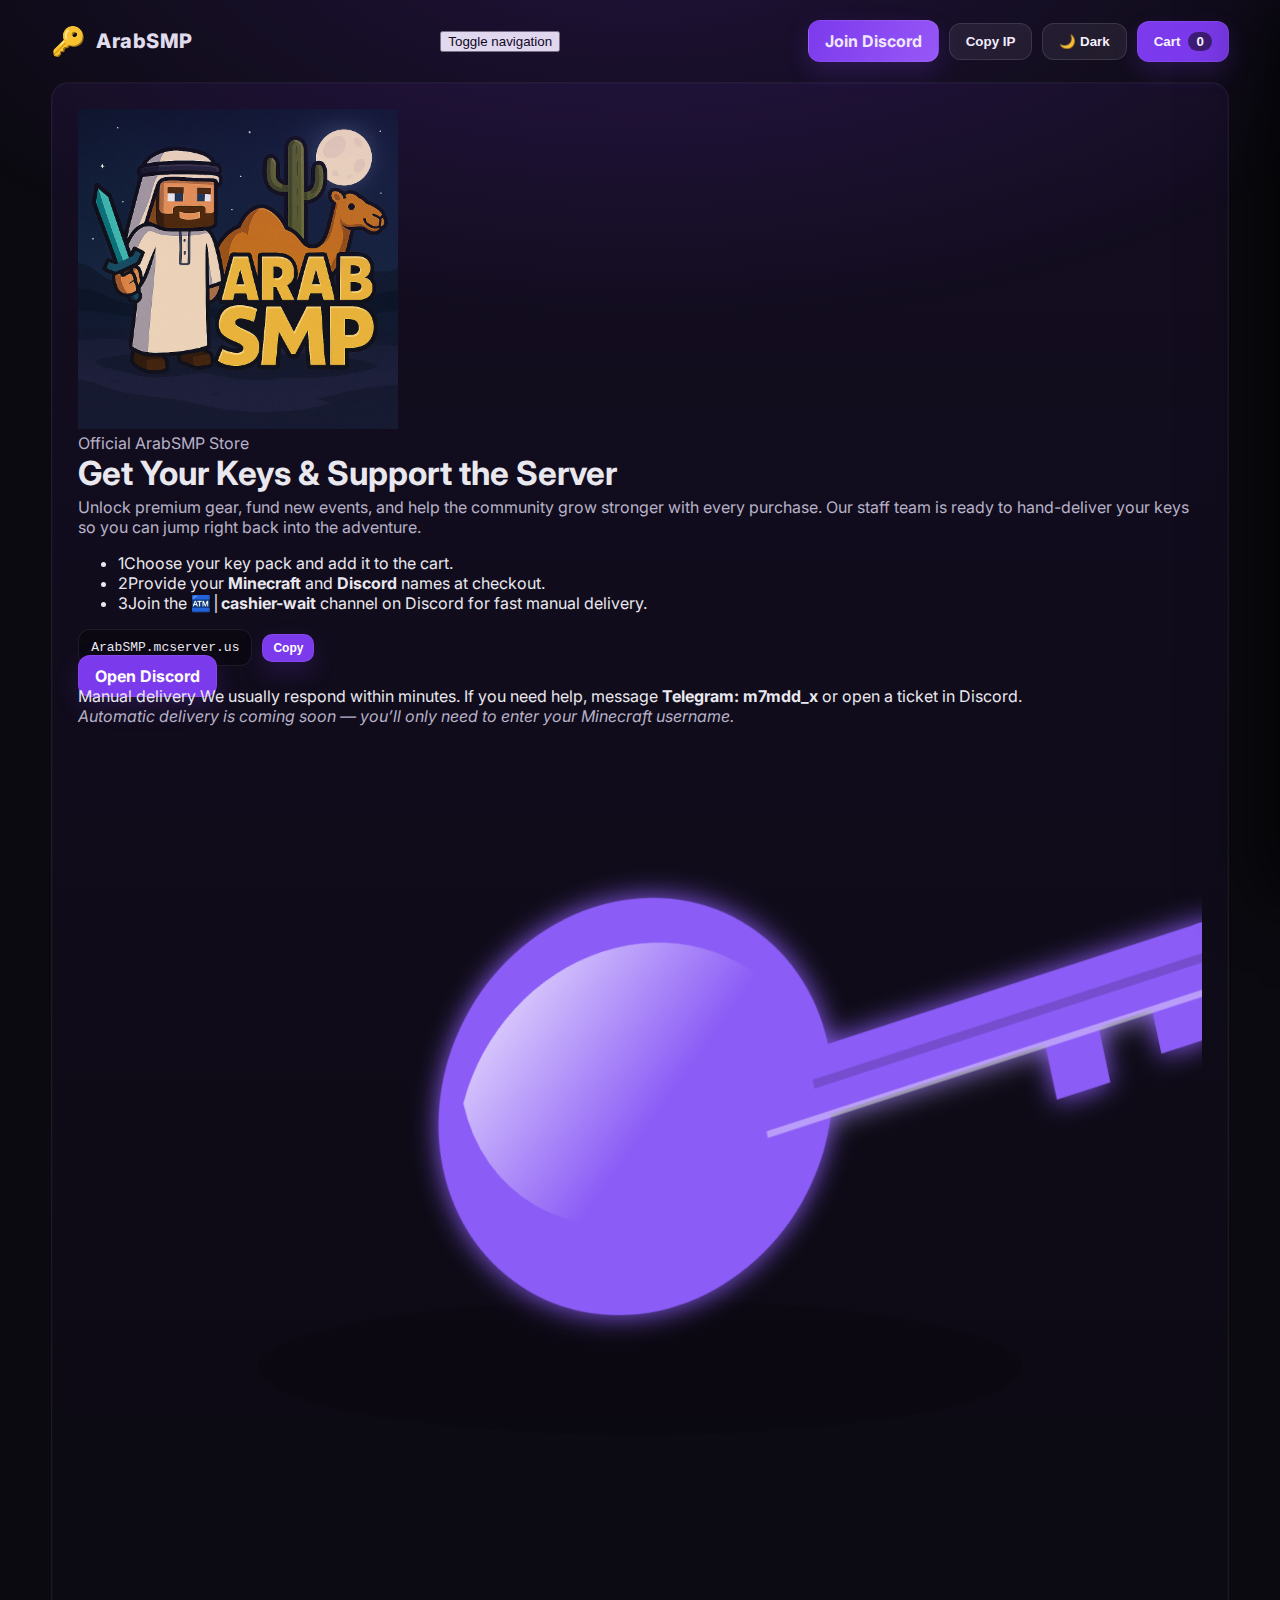
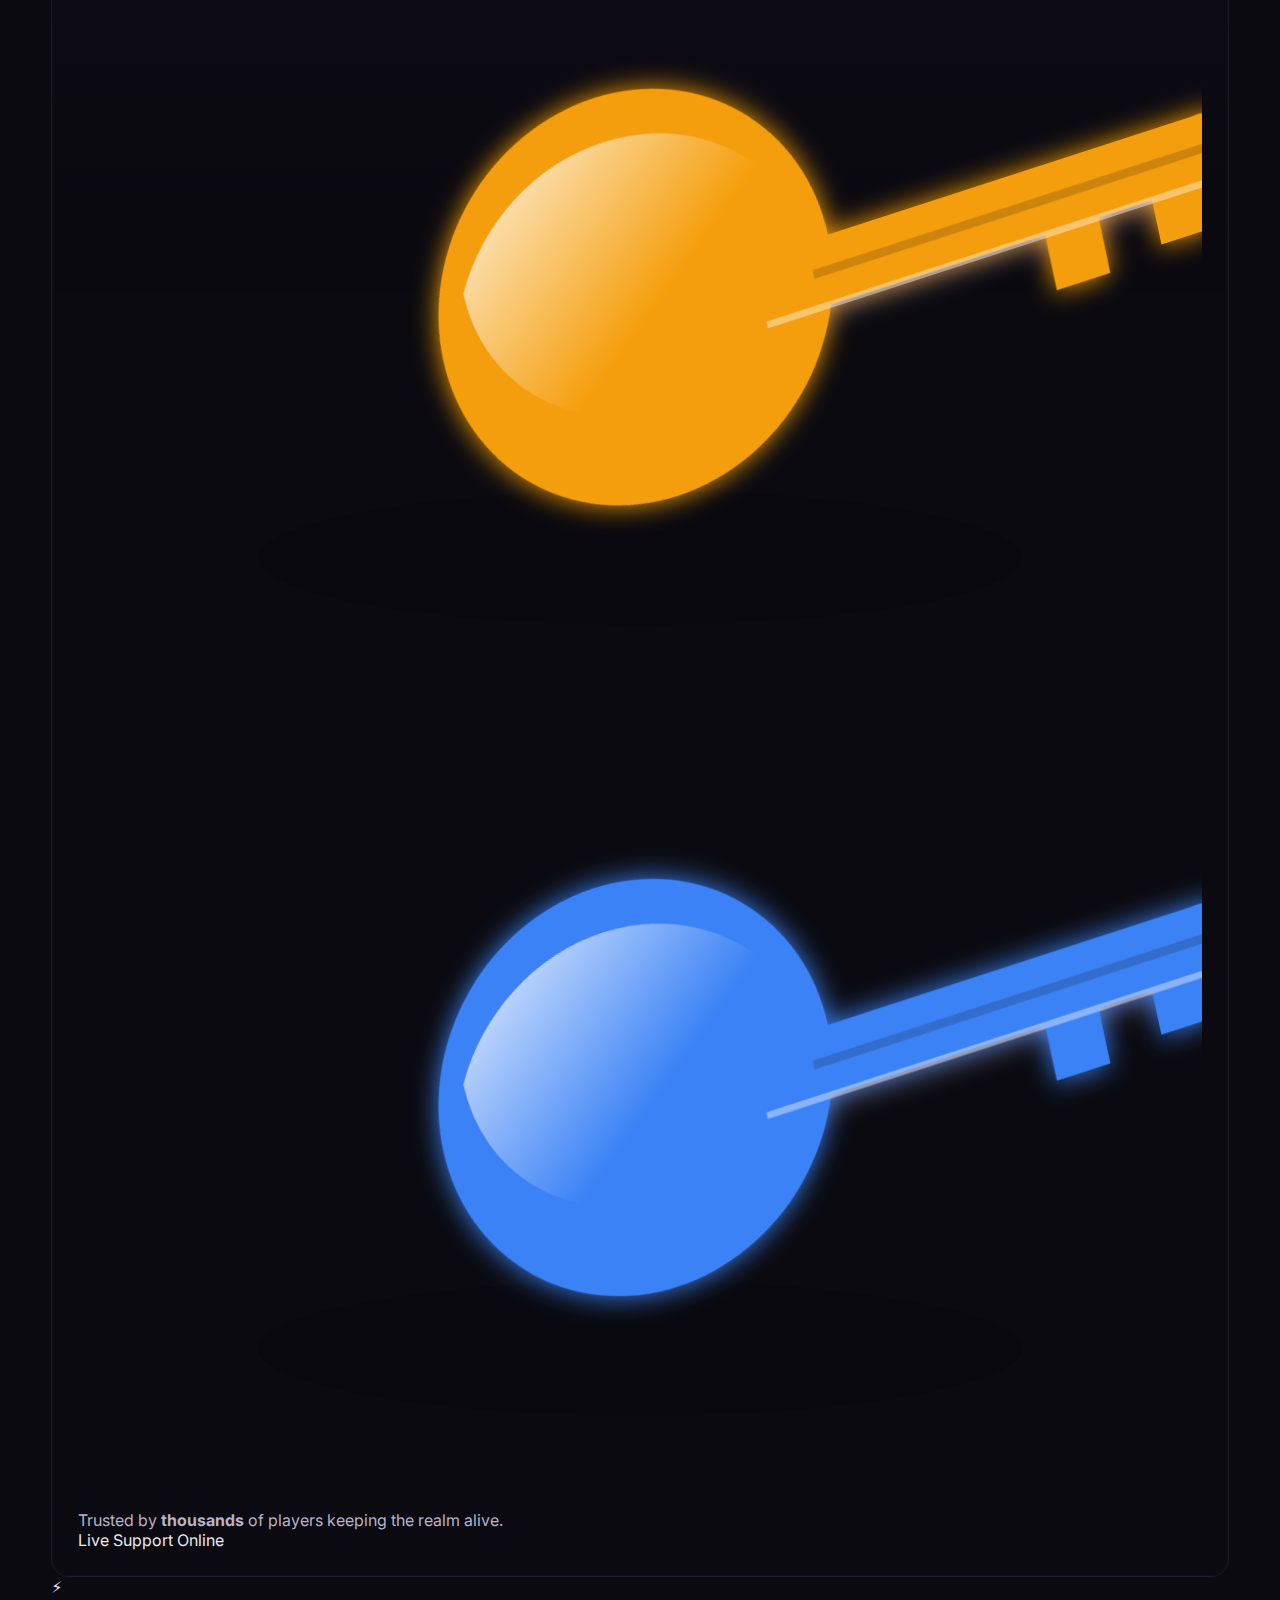
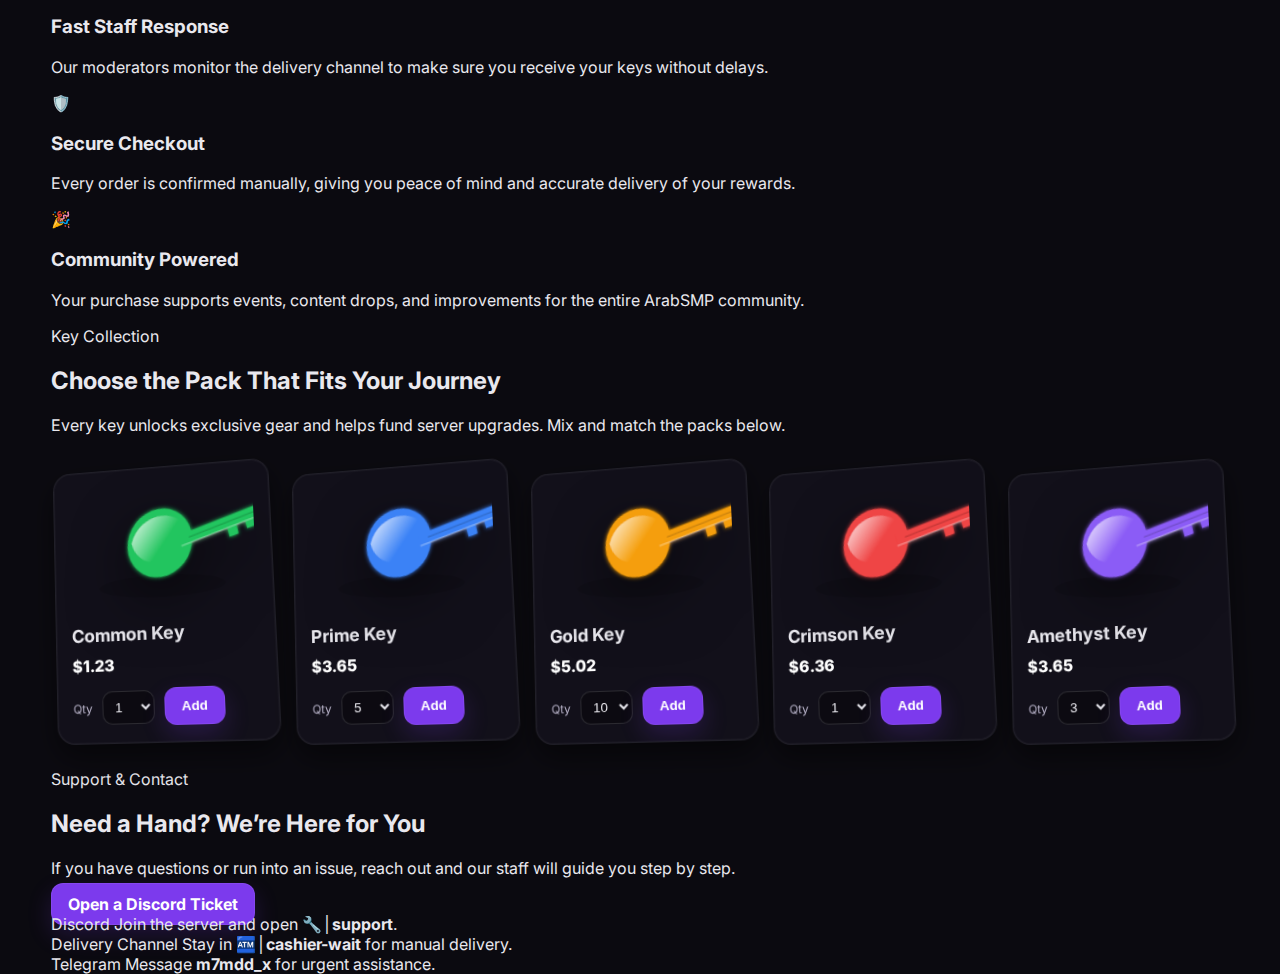
<file: index.html>
<!doctype html>
<html lang="en" data-theme="dark">
<head>
  <meta charset="utf-8" />
  <meta name="viewport" content="width=device-width, initial-scale=1" />
  <title>Blucifer Keys Shop</title>
  <link rel="preconnect" href="https://fonts.googleapis.com">
  <link rel="preconnect" href="https://fonts.gstatic.com" crossorigin>
  <link href="https://fonts.googleapis.com/css2?family=Cairo:wght@400;600;800&family=Inter:wght@400;600;800&display=swap" rel="stylesheet">
  <link id="server-favicon" rel="icon" type="image/png" />
  <link rel="stylesheet" href="styles.css" />
  <link rel="stylesheet" href="assets/panel.css" />
</head>
<body>
  <!-- Page entrance overlay (1s) -->
  <div id="intro-overlay">
    <div class="logo-pop">ArabSMP</div>
  </div>

  <header class="page-header">
    <div class="container header reveal" data-animate="fade-down">
      <div class="brand">
        <span class="logo">🔑</span>
        <h1>ArabSMP</h1>
      </div>
      <button class="menu-toggle" id="menu-toggle" type="button" aria-expanded="false" aria-controls="primary-nav">
        <span class="menu-icon" aria-hidden="true"></span>
        <span class="sr-only">Toggle navigation</span>
      </button>
      <nav class="nav" id="primary-nav">
        <a class="btn btn-discord" href="https://discord.gg/nQRNkPc8y" target="_blank" rel="noopener">Join Discord</a>
        <button id="copy-ip" class="btn btn-ghost" aria-label="Copy server IP">Copy IP</button>
        <button id="theme-toggle" class="btn btn-ghost theme-toggle" type="button" aria-pressed="true" aria-label="Switch to light mode">
          <span class="theme-icon" aria-hidden="true">🌙</span>
          <span class="theme-text">Dark</span>
        </button>
        <button id="open-cart" class="btn btn-cart" aria-label="Open cart">Cart <span id="cart-count">0</span></button>
      </nav>
    </div>
  </header>

  <main>
    <section class="hero-section">
      <div class="container hero reveal" data-animate="fade-up">
        <div class="hero-content">
          <div class="hero-logo" role="img" aria-label="ArabSMP server logo">
            <img data-logo src="[data-uri]"
              alt="ArabSMP server logo featuring a Minecraft character beside a camel and cactus at night"
              width="320"
              height="320"
              loading="lazy"
            />
          </div>
          <p class="eyebrow">Official ArabSMP Store</p>
          <h2>Get Your Keys &amp; Support the Server</h2>
          <p>
            Unlock premium gear, fund new events, and help the community grow stronger with every purchase.
            Our staff team is ready to hand-deliver your keys so you can jump right back into the adventure.
          </p>
          <ul class="hero-steps" aria-label="How the process works">
            <li><span>1</span>Choose your key pack and add it to the cart.</li>
            <li><span>2</span>Provide your <strong>Minecraft</strong> and <strong>Discord</strong> names at checkout.</li>
            <li><span>3</span>Join the <strong>🏧│cashier-wait</strong> channel on Discord for fast manual delivery.</li>
          </ul>
          <div class="hero-actions">
            <div class="ip-box">
              <code id="server-ip">ArabSMP.mcserver.us</code>
              <button class="btn small" id="copy-ip-hero">Copy</button>
            </div>
            <a class="btn btn-outline" href="https://discord.gg/nQRNkPc8y" target="_blank" rel="noopener">Open Discord</a>
          </div>
          <div class="hero-note">
            <span class="tag">Manual delivery</span>
            We usually respond within minutes. If you need help, message <strong>Telegram: m7mdd_x</strong> or open a ticket in Discord.
          </div>
          <p class="hero-hint"><em>Automatic delivery is coming soon — you’ll only need to enter your Minecraft username.</em></p>
        </div>
        <div class="hero-visual" aria-hidden="true">
          <div class="hero-glow"></div>
          <div class="hero-gallery">
            <img src="assets/keys/key-purple.svg" alt="" class="hero-img hero-img-primary" />
            <img src="assets/keys/key-gold.svg" alt="" class="hero-img hero-img-secondary" />
            <img src="assets/keys/key-blue.svg" alt="" class="hero-img hero-img-tertiary" />
          </div>
          <div class="hero-stat-card">
            <p>Trusted by <strong>thousands</strong> of players keeping the realm alive.</p>
            <div class="stat-pulse">Live Support Online</div>
          </div>
        </div>
      </div>
    </section>

    <section class="feature-section">
      <div class="container">
        <div class="feature-grid reveal" data-animate="fade-up">
          <article class="feature-card">
            <span class="feature-icon">⚡</span>
            <h3>Fast Staff Response</h3>
            <p>Our moderators monitor the delivery channel to make sure you receive your keys without delays.</p>
          </article>
          <article class="feature-card">
            <span class="feature-icon">🛡️</span>
            <h3>Secure Checkout</h3>
            <p>Every order is confirmed manually, giving you peace of mind and accurate delivery of your rewards.</p>
          </article>
          <article class="feature-card">
            <span class="feature-icon">🎉</span>
            <h3>Community Powered</h3>
            <p>Your purchase supports events, content drops, and improvements for the entire ArabSMP community.</p>
          </article>
        </div>
      </div>
    </section>

    <section class="catalog-section">
      <div class="container">
        <div class="section-heading reveal" data-animate="fade-up">
          <p class="eyebrow">Key Collection</p>
          <h2>Choose the Pack That Fits Your Journey</h2>
          <p>Every key unlocks exclusive gear and helps fund server upgrades. Mix and match the packs below.</p>
        </div>
        <div class="grid reveal" data-animate="fade-up" data-delay="0.05s">
          <!-- Product Cards -->
          <div class="card tilt" data-id="key-green" data-name="Common Key" data-price="1.23"
            data-img="assets/keys/key-green.svg" data-kp-img="assets/previews/common.png"
            data-kp-title="Common"
            data-kp-desc="Choose 1 of the following enchanted diamond gear:<br>
- Diamond Helmet (Protection I, Respiration II, Aqua Affinity, +400% Submerged Mining Speed, +2 Oxygen Bonus)<br>
- Diamond Chestplate (Protection I, +8 Armor, +2 Armor Toughness)<br>
- Diamond Leggings (Protection I, Swift Sneak II, +0.3 Sneaking Speed)<br>
- Diamond Boots (Protection I, Feather Falling II, Depth Strider II, +0.67 Water Movement Efficiency)<br>
- Diamond Sword (Sharpness I, Looting II, 7 Attack Damage, 1.6 Attack Speed)<br>
- Diamond Pickaxe (Fortune I, Efficiency II, +5 Mining Efficiency)<br>
- Diamond Shovel (Efficiency III, 5.5 Attack Damage, 1 Attack Speed, +10 Mining Efficiency)">

            <img src="assets/keys/key-green.svg" alt="Common Key" draggable="false"  data-kp-img="assets/previews/common.png" data-kp-title="Common"data-kp-desc="Choose 1 of the following enchanted diamond gear:<br>- Diamond Helmet (Protection I, Respiration II, Aqua Affinity, +400% Submerged Mining Speed, +2 Oxygen Bonus)<br>- Diamond Chestplate (Protection I, +8 Armor, +2 Armor Toughness)<br>- Diamond Leggings (Protection I, Swift Sneak II, +0.3 Sneaking Speed)<br>- Diamond Boots (Protection I, Feather Falling II, Depth Strider II, +0.67 Water Movement Efficiency)<br>- Diamond Sword (Sharpness I, Looting II, 7 Attack Damage, 1.6 Attack Speed)<br>- Diamond Pickaxe (Fortune I, Efficiency II, +5 Mining Efficiency)<br>- Diamond Shovel (Efficiency III, 5.5 Attack Damage, 1 Attack Speed, +10 Mining Efficiency)">

            <h3>Common Key</h3>
            <p class="price">$1.23</p>
            <div class="actions">
              <label>Qty</label>
              <select class="qty">
                <option>1</option><option>3</option><option>5</option><option>10</option>
              </select>
              <button class="btn add">Add</button>
            </div>
          </div>

          <div class="card tilt" data-id="key-blue" data-name="Prime Key" data-price="3.65" data-img="assets/keys/key-blue.svg" data-kp-img="assets/previews/prime.png" data-kp-title="Prime" data-kp-desc="Choose 1 of the following upgraded items:<br><br>- Netherite Helmet (Protection V, Respiration III, Aqua Affinity, Unbreaking III, Mending, +400% Submerged Mining Speed, +3 Oxygen Bonus)<br>- Netherite Chestplate (Protection V, Unbreaking III, Mending, +200% Explosion Knockback Resistance)<br>- Netherite Leggings (Protection V, Unbreaking III, Mending, +150% Sprint Speed)<br>- Netherite Boots (Protection V, Depth Strider III, Feather Falling IV, Unbreaking III, Mending, +200% Speed in Water)<br>- Netherite Sword (Sharpness V, Sweeping Edge III, Knockback I, Looting III, Mending, Unbreaking III, 8 Attack Damage, 1.6 Attack Speed)<br>- Netherite Pickaxe (Efficiency V, Fortune III, Unbreaking III, Mending, +200% Mining Speed)<br>- Netherite Axe (Efficiency V, Sharpness V, Unbreaking III, Mending, +150% Attack Damage)<br>- Netherite Crossbow (Quick Charge III, Multishot, Unbreaking III, Mending)<br>- Netherite Mace (Knockback II, Sharpness V, Unbreaking III, Mending, 12 Attack Damage)">
            <img src="assets/keys/key-blue.svg" alt="Prime Key" draggable="false"  data-kp-img="assets/previews/prime.png" data-kp-title="Prime" data-kp-desc="Choose 1 of the following upgraded items:<br><br>- Netherite Helmet (Protection V, Respiration III, Aqua Affinity, Unbreaking III, Mending, +400% Submerged Mining Speed, +3 Oxygen Bonus)<br>- Netherite Chestplate (Protection V, Unbreaking III, Mending, +200% Explosion Knockback Resistance)<br>- Netherite Leggings (Protection V, Unbreaking III, Mending, +150% Sprint Speed)<br>- Netherite Boots (Protection V, Depth Strider III, Feather Falling IV, Unbreaking III, Mending, +200% Speed in Water)<br>- Netherite Sword (Sharpness V, Sweeping Edge III, Knockback I, Looting III, Mending, Unbreaking III, 8 Attack Damage, 1.6 Attack Speed)<br>- Netherite Pickaxe (Efficiency V, Fortune III, Unbreaking III, Mending, +200% Mining Speed)<br>- Netherite Axe (Efficiency V, Sharpness V, Unbreaking III, Mending, +150% Attack Damage)<br>- Netherite Crossbow (Quick Charge III, Multishot, Unbreaking III, Mending)<br>- Netherite Mace (Knockback II, Sharpness V, Unbreaking III, Mending, 12 Attack Damage)" />
            <h3>Prime Key</h3>
            <p class="price">$3.65</p>
            <div class="actions">
              <label>Qty</label>
              <select class="qty">
                <option>1</option><option>3</option><option selected>5</option><option>10</option>
              </select>
              <button class="btn add">Add</button>
            </div>
          </div>

          <div class="card tilt" data-id="key-gold" data-name="Gold Key" data-price="5.02" data-img="assets/keys/key-gold.svg" data-kp-img="assets/previews/gold.png" data-kp-title="Gold" data-kp-desc="Choose 1 of the following mob spawners:<br><br>
- Cow Spawner: Exp +3 | Drops 1-3 Raw Beef, 0-2 Leather<br>
- Spider Spawner: Exp +5 | Drops 1 Spider Eye, 0-2 String<br>
- Zombie Spawner: Exp +5 | Drops 1 Carrot, 1 Iron Ingot, 1 Potato, 0-2 Rotten Flesh<br>
- Skeleton Spawner: Exp +5 | Drops 0-2 Arrows, 0-2 Bones, 1 Bow<br>
- Blaze Spawner: Exp +10 | Drops 0-1 Blaze Rod<br>
- Creeper Spawner: Exp +5 | Drops 0-2 Gunpowder<br>
- Iron Golem Spawner: Exp +0 | Drops 3-5 Iron Ingots, 0-2 Poppies">
            <img src="assets/keys/key-gold.svg" alt="Gold Key" draggable="false"  data-kp-img="assets/previews/gold.png" data-kp-title="Gold" data-kp-desc="Choose 1 of the following mob spawners:<br><br>- Cow Spawner: Exp +3 | Drops 1-3 Raw Beef, 0-2 Leather<br>- Spider Spawner: Exp +5 | Drops 1 Spider Eye, 0-2 String<br>- Zombie Spawner: Exp +5 | Drops 1 Carrot, 1 Iron Ingot, 1 Potato, 0-2 Rotten Flesh<br>- Skeleton Spawner: Exp +5 | Drops 0-2 Arrows, 0-2 Bones, 1 Bow<br>- Blaze Spawner: Exp +10 | Drops 0-1 Blaze Rod<br>- Creeper Spawner: Exp +5 | Drops 0-2 Gunpowder<br>- Iron Golem Spawner: Exp +0 | Drops 3-5 Iron Ingots, 0-2 Poppies" />
            <h3>Gold Key</h3>
            <p class="price">$5.02</p>
            <div class="actions">
              <label>Qty</label>
              <select class="qty">
                <option>1</option><option>3</option><option>5</option><option selected>10</option>
              </select>
              <button class="btn add">Add</button>
            </div>
          </div>

          <div class="card tilt" data-id="key-red" data-name="Crimson Key" data-price="6.36" data-img="assets/keys/key-red.svg" data-kp-img="assets/previews/crimson.png" data-kp-title="Crimson" data-kp-desc="Choose 1 of the following upgraded items:<br>- Netherite Helmet (Protection V, Respiration III, Aqua Affinity, Thorns III, Unbreaking III, Mending)<br>- Netherite Chestplate (Protection IV, Thorns III, Unbreaking III, Mending)<br>- Netherite Leggings (Protection IV, Swift Sneak III, Thorns III, Unbreaking III, Mending)<br>- Netherite Boots (Protection IV, Feather Falling IV, Soul Speed III, Depth Strider III, Thorns III, Unbreaking III, Mending)<br>- Netherite Sword (Sharpness V, Sweeping Edge III, Fire Aspect II, Knockback II, Looting III, Unbreaking III, Mending)<br>- Netherite Pickaxe (Silk Touch, Efficiency V, Unbreaking III, Mending)<br>- Netherite Axe (Sharpness V, Silk Touch, Efficiency V, Unbreaking III, Mending)<br>- Crossbow (Multishot, Quick Charge III, Unbreaking III, Mending)<br>- Mace (Breach IV, Unbreaking III, Mending)">
            <img src="assets/keys/key-red.svg" alt="Crimson Key" draggable="false"  data-kp-img="assets/previews/crimson.png" data-kp-title="Crimson" data-kp-desc="Choose 1 of the following upgraded items:<br>- Netherite Helmet (Protection V, Respiration III, Aqua Affinity, Thorns III, Unbreaking III, Mending)<br>- Netherite Chestplate (Protection IV, Thorns III, Unbreaking III, Mending)<br>- Netherite Leggings (Protection IV, Swift Sneak III, Thorns III, Unbreaking III, Mending)<br>- Netherite Boots (Protection IV, Feather Falling IV, Soul Speed III, Depth Strider III, Thorns III, Unbreaking III, Mending)<br>- Netherite Sword (Sharpness V, Sweeping Edge III, Fire Aspect II, Knockback II, Looting III, Unbreaking III, Mending)<br>- Netherite Pickaxe (Silk Touch, Efficiency V, Unbreaking III, Mending)<br>- Netherite Axe (Sharpness V, Silk Touch, Efficiency V, Unbreaking III, Mending)<br>- Crossbow (Multishot, Quick Charge III, Unbreaking III, Mending)<br>- Mace (Breach IV, Unbreaking III, Mending)" />
            <h3>Crimson Key</h3>
            <p class="price">$6.36</p>
            <div class="actions">
              <label>Qty</label>
              <select class="qty">
                <option selected>1</option><option>3</option><option>5</option><option>10</option>
              </select>
              <button class="btn add">Add</button>
            </div>
          </div>

          <div class="card tilt" data-id="key-purple" data-name="Amethyst Key" data-price="3.65" data-img="assets/keys/key-purple.svg" data-kp-img="assets/previews/amethyst.png" data-kp-title="Amethyst" data-kp-desc="Choose 1 of the following Amethyst items:
- Amethyst Tree Chopper → Instantly breaks trees. (Disappears after 3 days)
- Amethyst Sell Axe → Instantly sells all items in a chest. (Disappears after 3 days)
- Amethyst Drill → Mines 9 blocks per break. (Disappears after 3 days)
- Amethyst Shovel → Digs 9 blocks per break. (Disappears after 3 days)
- Shard Booster → 4× Shard production for 24 hours. (Disappears after 3 days)
- Amethyst Bucket → Drains 27 water blocks at once. (Disappears after 3 days)">
            <img src="assets/keys/key-purple.svg" alt="Amethyst Key" draggable="false"  data-kp-img="assets/previews/amethyst.png" data-kp-title="Amethyst" data-kp-desc="Choose 1 of the following Amethyst items:<br>- Amethyst Tree Chopper → Instantly breaks trees. (Disappears after 3 days)<br>- Amethyst Sell Axe → Instantly sells all items in a chest. (Disappears after 3 days)<br>- Amethyst Drill → Mines 9 blocks per break. (Disappears after 3 days)<br>- Amethyst Shovel → Digs 9 blocks per break. (Disappears after 3 days)<br>- Shard Booster → 4× Shard production for 24 hours. (Disappears after 3 days)<br>- Amethyst Bucket → Drains 27 water blocks at once. (Disappears after 3 days)" />
            <h3>Amethyst Key</h3>
            <p class="price">$3.65</p>
            <div class="actions">
              <label>Qty</label>
              <select class="qty">
                <option>1</option><option selected>3</option><option>5</option><option>10</option>
              </select>
              <button class="btn add">Add</button>
            </div>
          </div>
        </div>
      </div>
    </section>

    <section class="support-section">
      <div class="container support reveal" data-animate="fade-up">
        <div class="section-heading">
          <p class="eyebrow">Support &amp; Contact</p>
          <h2>Need a Hand? We’re Here for You</h2>
          <p>If you have questions or run into an issue, reach out and our staff will guide you step by step.</p>
        </div>
        <div class="support-content">
          <a href="https://discord.gg/nQRNkPc8y" target="_blank" rel="noopener" class="btn btn-glow">Open a Discord Ticket</a>
          <div class="support-details">
            <div>
              <span class="detail-label">Discord</span>
              <span class="detail-value">Join the server and open <strong>🔧│support</strong>.</span>
            </div>
            <div>
              <span class="detail-label">Delivery Channel</span>
              <span class="detail-value">Stay in <strong>🏧│cashier-wait</strong> for manual delivery.</span>
            </div>
            <div>
              <span class="detail-label">Telegram</span>
              <span class="detail-value">Message <strong>m7mdd_x</strong> for urgent assistance.</span>
            </div>
          </div>
        </div>
      </div>
    </section>
  </main>

  <!-- Cart Drawer -->
  <aside id="cart" class="cart">
    <div class="cart-head">
      <h3>Your Cart</h3>
      <button id="close-cart" class="icon-btn" aria-label="Close">✕</button>
    </div>
    <ul id="cart-items" class="cart-items"></ul>
    <div class="cart-foot">
      <div class="total">Total: <span id="cart-total">$0.00</span></div>
      <div class="cart-buttons">
        <button id="clear-cart" class="btn btn-ghost">Clear</button>
        <button id="checkout" class="btn">Checkout</button>
      </div>
      <small class="hint">Enter your <b>Minecraft username</b> during checkout. Delivery is automatic in-game.</small>
    </div>
  </aside>

  <!-- Checkout modal -->
  <div id="checkout-modal" class="modal" role="dialog" aria-modal="true" aria-hidden="true">
    <div class="modal-panel">
      <button type="button" class="modal-close" id="close-modal" aria-label="Close">✕</button>
      <h3>Complete Your Order</h3>
      <p class="modal-lead">
        Before paying, please make sure you have opened a complaint/support ticket if you faced any issues.
        We also need your in-game details so staff can deliver your keys quickly after payment.
      </p>
      <form id="checkout-form" class="modal-form">
        <label class="field">
          <span>Minecraft Username</span>
          <input type="text" id="minecraft-name" name="minecraft" autocomplete="username" placeholder="Ex: Notch" required />
        </label>
        <label class="field">
          <span>Discord Username</span>
          <input type="text" id="discord-name" name="discord" autocomplete="off" placeholder="Ex: Player#1234" required />
        </label>
        <label class="field">
          <span>Complaint / Ticket Status</span>
          <select id="complaint-status" name="complaint" required>
            <option value="" disabled selected>Select an option</option>
            <option value="no-issue">No complaints, I'm ready to pay.</option>
            <option value="submitted">I already opened a ticket about an issue.</option>
            <option value="need-help">I still need help before paying.</option>
          </select>
        </label>
        <p id="checkout-message" class="modal-message" role="alert" aria-live="polite"></p>
        <button type="submit" class="btn btn-wide">Review Order &amp; Pay</button>
      </form>
      <section id="checkout-summary" class="modal-summary" hidden>
        <h4>Order Summary</h4>
        <ul id="summary-items"></ul>
        <p class="summary-total">Total: <span id="summary-total"></span></p>
        <p class="summary-note">
          Copy the order details and share them in your Discord ticket. Our team will process the payment with you and deliver the keys manually after confirming your Minecraft and Discord names.
        </p>
        <div class="summary-actions">
          <button type="button" class="btn btn-ghost" id="copy-order">Copy Order Details</button>
          <a class="btn" href="https://discord.gg/nQRNkPc8y" target="_blank" rel="noopener">Open Discord Ticket</a>
        </div>
      </section>
    </div>
  </div>

  <script src="assets/logo-data.js"></script>
  <script>
    (function() {
      var parts = window.ARAB_SMP_LOGO_PARTS || [];
      if (!parts.length) return;
      var logoData = 'data:image/png;base64,' + parts.join('');
      var favicon = document.getElementById('server-favicon');
      if (favicon) {
        favicon.href = logoData;
      }
      document.querySelectorAll('[data-logo]').forEach(function(img) {
        img.src = logoData;
      });
      window.ARAB_SMP_LOGO = logoData;
      window.ARAB_SMP_LOGO_PARTS = null;
    })();
  </script>
  <script src="assets/panel.js"></script>
  <script src="script.js"></script>
</body>
</html>
</file>
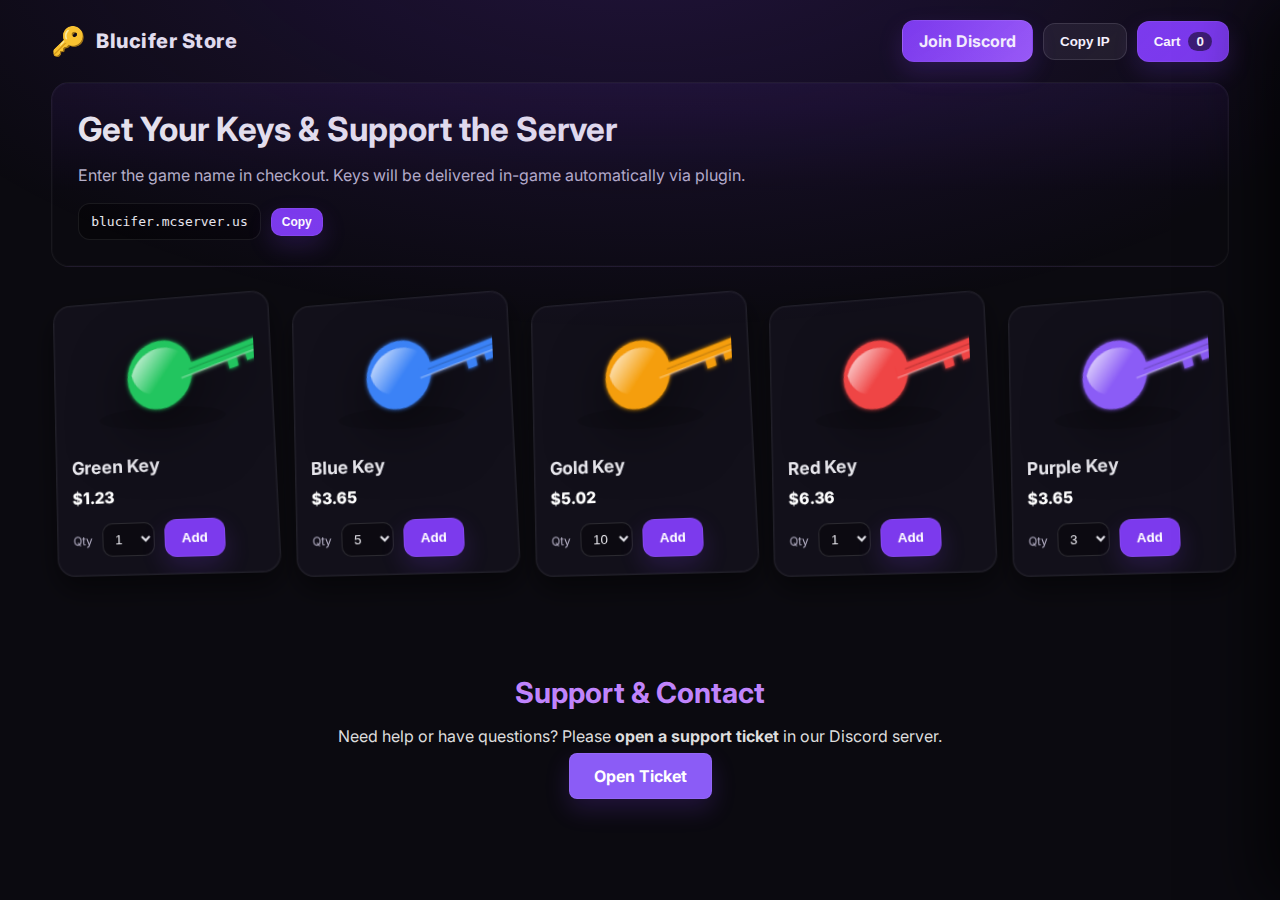
<file: blucifer-site-v2-support_prices_fixed/blucifer-site-v2/index.html>
<!doctype html>
<html lang="en">
<head>
  <meta charset="utf-8" />
  <meta name="viewport" content="width=device-width, initial-scale=1" />
  <title>Blucifer Keys Shop</title>
  <link rel="preconnect" href="https://fonts.googleapis.com">
  <link rel="preconnect" href="https://fonts.gstatic.com" crossorigin>
  <link href="https://fonts.googleapis.com/css2?family=Cairo:wght@400;600;800&family=Inter:wght@400;600;800&display=swap" rel="stylesheet">
  <link rel="stylesheet" href="styles.css" />
</head>
<body>
  <!-- Page entrance overlay (1s) -->
  <div id="intro-overlay">
    <div class="logo-pop">BLUCIFER</div>
  </div>

  <header class="container header animate-fade-down">
    <div class="brand">
      <span class="logo">🔑</span>
      <h1>Blucifer Store</h1>
    </div>
    <nav class="nav">
      <a class="btn btn-discord" href="https://discord.gg/nQRNkPc8y" target="_blank" rel="noopener">Join Discord</a>
      <button id="copy-ip" class="btn btn-ghost" aria-label="Copy server IP">Copy IP</button>
      <button id="open-cart" class="btn btn-cart" aria-label="Open cart">Cart <span id="cart-count">0</span></button>
    </nav>
  </header>

  <main class="container">
    <section class="hero animate-zoom">
      <h2>Get Your Keys & Support the Server</h2>
      <p>Enter the game name in checkout. Keys will be delivered in-game automatically via plugin.</p>
      <div class="ip-box">
        <code id="server-ip">blucifer.mcserver.us</code>
        <button class="btn small" id="copy-ip-hero">Copy</button>
      </div>
    </section>

    <section class="grid animate-rise">
      <!-- Product Cards -->
      <div class="card tilt" data-id="key-green" data-name="Green Key" data-price="3.99" data-img="assets/keys/key-green.svg">
        <img src="assets/keys/key-green.svg" alt="Green Key" draggable="false" />
        <h3>Green Key</h3>
        <p class="price">$1.23</p>
        <div class="actions">
          <label>Qty</label>
          <select class="qty">
            <option>1</option><option>3</option><option>5</option><option>10</option>
          </select>
          <button class="btn add">Add</button>
        </div>
      </div>

      <div class="card tilt" data-id="key-blue" data-name="Blue Key" data-price="3.99" data-img="assets/keys/key-blue.svg">
        <img src="assets/keys/key-blue.svg" alt="Blue Key" draggable="false" />
        <h3>Blue Key</h3>
        <p class="price">$3.65</p>
        <div class="actions">
          <label>Qty</label>
          <select class="qty">
            <option>1</option><option>3</option><option selected>5</option><option>10</option>
          </select>
          <button class="btn add">Add</button>
        </div>
      </div>

      <div class="card tilt" data-id="key-gold" data-name="Gold Key" data-price="5.99" data-img="assets/keys/key-gold.svg">
        <img src="assets/keys/key-gold.svg" alt="Gold Key" draggable="false" />
        <h3>Gold Key</h3>
        <p class="price">$5.02</p>
        <div class="actions">
          <label>Qty</label>
          <select class="qty">
            <option>1</option><option>3</option><option>5</option><option selected>10</option>
          </select>
          <button class="btn add">Add</button>
        </div>
      </div>

      <div class="card tilt" data-id="key-red" data-name="Red Key" data-price="4.49" data-img="assets/keys/key-red.svg">
        <img src="assets/keys/key-red.svg" alt="Red Key" draggable="false" />
        <h3>Red Key</h3>
        <p class="price">$6.36</p>
        <div class="actions">
          <label>Qty</label>
          <select class="qty">
            <option selected>1</option><option>3</option><option>5</option><option>10</option>
          </select>
          <button class="btn add">Add</button>
        </div>
      </div>

      <div class="card tilt" data-id="key-purple" data-name="Purple Key" data-price="4.99" data-img="assets/keys/key-purple.svg">
        <img src="assets/keys/key-purple.svg" alt="Purple Key" draggable="false" />
        <h3>Purple Key</h3>
        <p class="price">$3.65</p>
        <div class="actions">
          <label>Qty</label>
          <select class="qty">
            <option>1</option><option selected>3</option><option>5</option><option>10</option>
          </select>
          <button class="btn add">Add</button>
        </div>
      </div>
    </section>
  </main>

  <!-- Cart Drawer -->
  <aside id="cart" class="cart">
    <div class="cart-head">
      <h3>Your Cart</h3>
      <button id="close-cart" class="icon-btn" aria-label="Close">✕</button>
    </div>
    <ul id="cart-items" class="cart-items"></ul>
    <div class="cart-foot">
      <div class="total">Total: <span id="cart-total">$0.00</span></div>
      <div class="cart-buttons">
        <button id="clear-cart" class="btn btn-ghost">Clear</button>
        <button id="checkout" class="btn">Checkout</button>
      </div>
      <small class="hint">Enter your <b>Minecraft username</b> during checkout. Delivery is automatic in-game.</small>
    </div>
  </aside>

  

  <script src="script.js"></script>
  

<section class="support container animate-fade-up" style="text-align:center; padding:50px 0;">
  <h2 style="color:#c084fc; font-size:1.8rem; margin-bottom:15px;">Support & Contact</h2>
  <p style="color:#ddd; margin-bottom:20px;">Need help or have questions? Please <strong>open a support ticket</strong> in our Discord server.</p>
  <a href="https://discord.gg/nQRNkPc8y" target="_blank" class="btn" 
     style="background:#8b5cf6; color:white; padding:12px 24px; border-radius:8px; text-decoration:none; font-weight:bold;">
     Open Ticket
  </a>
</section>

</body>
</html>
</file>
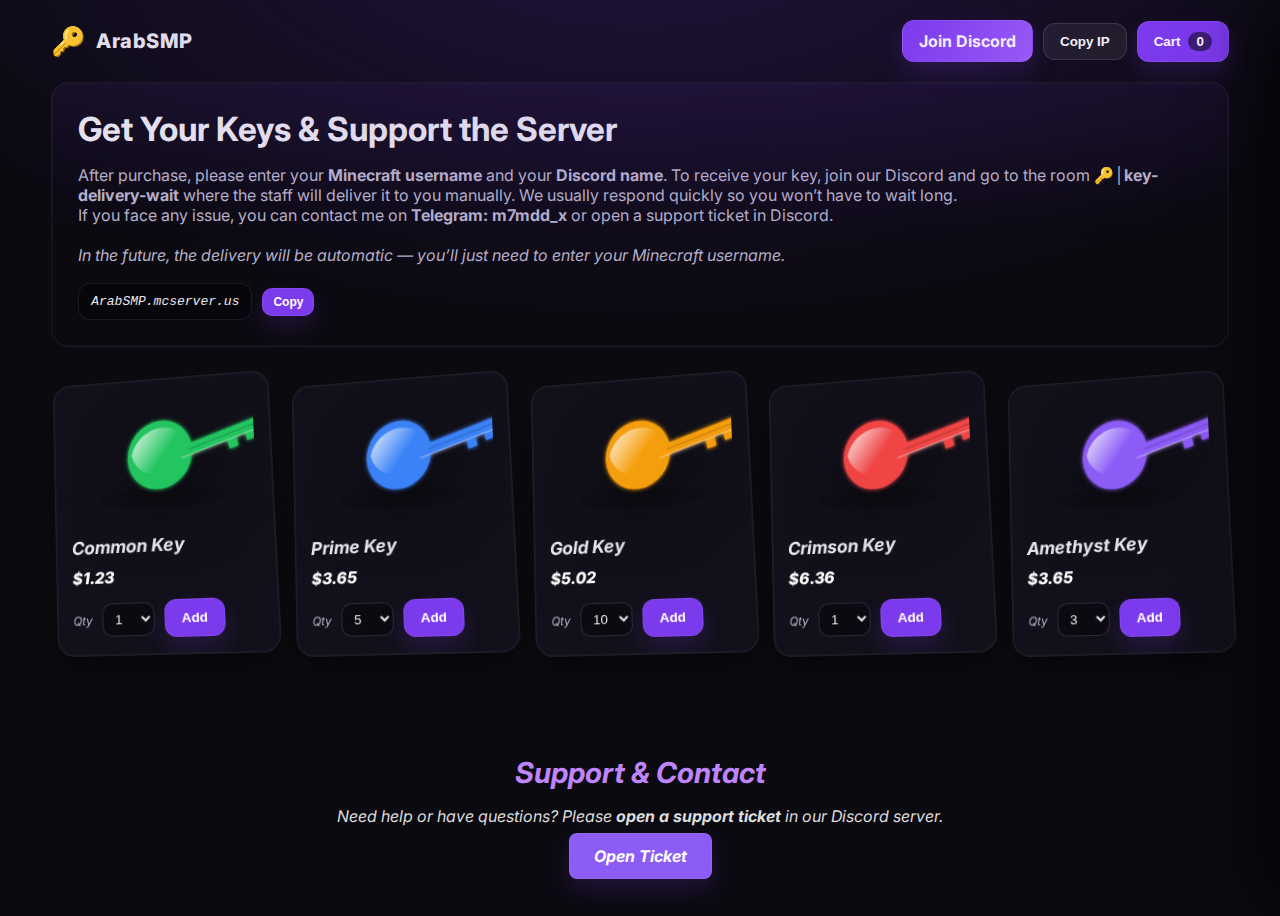
<file: index_common_fixed.html>
<!doctype html>
<html lang="en">
<head>
  <meta charset="utf-8" />
  <meta name="viewport" content="width=device-width, initial-scale=1" />
  <title>Blucifer Keys Shop</title>
  <link rel="preconnect" href="https://fonts.googleapis.com">
  <link rel="preconnect" href="https://fonts.gstatic.com" crossorigin>
  <link href="https://fonts.googleapis.com/css2?family=Cairo:wght@400;600;800&family=Inter:wght@400;600;800&display=swap" rel="stylesheet">
  <link rel="stylesheet" href="styles.css" />
  <link rel="stylesheet" href="assets/panel.css" />
</head>
<body>
  <!-- Page entrance overlay (1s) -->
  <div id="intro-overlay">
    <div class="logo-pop">ArabSMP</div>
  </div>

  <header class="container header animate-fade-down">
    <div class="brand">
      <span class="logo">🔑</span>
      <h1>ArabSMP</h1>
    </div>
    <nav class="nav">
      <a class="btn btn-discord" href="https://discord.gg/nQRNkPc8y" target="_blank" rel="noopener">Join Discord</a>
      <button id="copy-ip" class="btn btn-ghost" aria-label="Copy server IP">Copy IP</button>
      <button id="open-cart" class="btn btn-cart" aria-label="Open cart">Cart <span id="cart-count">0</span></button>
    </nav>
  </header>

  <main class="container">
    <section class="hero animate-zoom">
      <h2>Get Your Keys & Support the Server</h2>
      <p>After purchase, please enter your <strong>Minecraft username</strong> 
  and your <strong>Discord name</strong>. To receive your key, join our 
  Discord and go to the room <strong>🔑│key-delivery-wait</strong> where 
  the staff will deliver it to you manually. We usually respond quickly 
  so you won’t have to wait long.<br>
  If you face any issue, you can contact me on 
  <strong>Telegram: m7mdd_x</strong> or open a support ticket in Discord.<br><br>
  <em>In the future, the delivery will be automatic — you’ll just need to enter your Minecraft username.</p>
      <div class="ip-box">
        <code id="server-ip">ArabSMP.mcserver.us</code>
        <button class="btn small" id="copy-ip-hero">Copy</button>
      </div>
    </section>

    <section class="grid animate-rise">
      <!-- Product Cards -->
      <div class="card tilt" data-id="key-green" data-name="Common Key" data-price="1.23" 
  data-img="assets/keys/key-green.svg" data-kp-img="assets/previews/common.png" 
  data-kp-title="Common" 
  data-kp-desc="Choose 1 of the following enchanted diamond gear:<br>
- Diamond Helmet (Protection I, Respiration II, Aqua Affinity, +400% Submerged Mining Speed, +2 Oxygen Bonus)<br>
- Diamond Chestplate (Protection I, +8 Armor, +2 Armor Toughness)<br>
- Diamond Leggings (Protection I, Swift Sneak II, +0.3 Sneaking Speed)<br>
- Diamond Boots (Protection I, Feather Falling II, Depth Strider II, +0.67 Water Movement Efficiency)<br>
- Diamond Sword (Sharpness I, Looting II, 7 Attack Damage, 1.6 Attack Speed)<br>
- Diamond Pickaxe (Fortune I, Efficiency II, +5 Mining Efficiency)<br>
- Diamond Shovel (Efficiency III, 5.5 Attack Damage, 1 Attack Speed, +10 Mining Efficiency)">

        <img src="assets/keys/key-green.svg" alt="Common Key" draggable="false"  data-kp-img="assets/previews/common.png" data-kp-title="Common"data-kp-desc="Choose 1 of the following enchanted diamond gear:<br>- Diamond Helmet (Protection I, Respiration II, Aqua Affinity, +400% Submerged Mining Speed, +2 Oxygen Bonus)<br>- Diamond Chestplate (Protection I, +8 Armor, +2 Armor Toughness)<br>- Diamond Leggings (Protection I, Swift Sneak II, +0.3 Sneaking Speed)<br>- Diamond Boots (Protection I, Feather Falling II, Depth Strider II, +0.67 Water Movement Efficiency)<br>- Diamond Sword (Sharpness I, Looting II, 7 Attack Damage, 1.6 Attack Speed)<br>- Diamond Pickaxe (Fortune I, Efficiency II, +5 Mining Efficiency)<br>- Diamond Shovel (Efficiency III, 5.5 Attack Damage, 1 Attack Speed, +10 Mining Efficiency)">

        <h3>Common Key</h3>
        <p class="price">$1.23</p>
        <div class="actions">
          <label>Qty</label>
          <select class="qty">
            <option>1</option><option>3</option><option>5</option><option>10</option>
          </select>
          <button class="btn add">Add</button>
        </div>
      </div>

      <div class="card tilt" data-id="key-blue" data-name="Prime Key" data-price="3.65" data-img="assets/keys/key-blue.svg" data-kp-img="assets/previews/prime.png" data-kp-title="Prime" data-kp-desc="Choose one upgraded item. Better odds than Common.">
        <img src="assets/keys/key-blue.svg" alt="Prime Key" draggable="false"  data-kp-img="assets/previews/prime.png" data-kp-title="Prime" data-kp-desc="Choose one upgraded item. Better odds than Common." />
        <h3>Prime Key</h3>
        <p class="price">$3.65</p>
        <div class="actions">
          <label>Qty</label>
          <select class="qty">
            <option>1</option><option>3</option><option selected>5</option><option>10</option>
          </select>
          <button class="btn add">Add</button>
        </div>
      </div>

      <div class="card tilt" data-id="key-gold" data-name="Gold Key" data-price="5.02" data-img="assets/keys/key-gold.svg" data-kp-img="assets/previews/gold.png" data-kp-title="Gold" data-kp-desc="Choose one high-tier item.">
        <img src="assets/keys/key-gold.svg" alt="Gold Key" draggable="false"  data-kp-img="assets/previews/gold.png" data-kp-title="Gold" data-kp-desc="Choose one high-tier item." />
        <h3>Gold Key</h3>
        <p class="price">$5.02</p>
        <div class="actions">
          <label>Qty</label>
          <select class="qty">
            <option>1</option><option>3</option><option>5</option><option selected>10</option>
          </select>
          <button class="btn add">Add</button>
        </div>
      </div>

      <div class="card tilt" data-id="key-red" data-name="Crimson Key" data-price="6.36" data-img="assets/keys/key-red.svg" data-kp-img="assets/previews/crimson.png" data-kp-title="Crimson" data-kp-desc="End-game items/blocks.">
        <img src="assets/keys/key-red.svg" alt="Crimson Key" draggable="false"  data-kp-img="assets/previews/crimson.png" data-kp-title="Crimson" data-kp-desc="End‑game items/blocks." />
        <h3>Crimson Key</h3>
        <p class="price">$6.36</p>
        <div class="actions">
          <label>Qty</label>
          <select class="qty">
            <option selected>1</option><option>3</option><option>5</option><option>10</option>
          </select>
          <button class="btn add">Add</button>
        </div>
      </div>

      <div class="card tilt" data-id="key-purple" data-name="Amethyst Key" data-price="3.65" data-img="assets/keys/key-purple.svg" data-kp-img="assets/previews/amethyst.png" data-kp-title="Amethyst" data-kp-desc="Special gear & utilities.">
        <img src="assets/keys/key-purple.svg" alt="Amethyst Key" draggable="false"  data-kp-img="assets/previews/amethyst.png" data-kp-title="Amethyst" data-kp-desc="Special gear & utilities." />
        <h3>Amethyst Key</h3>
        <p class="price">$3.65</p>
        <div class="actions">
          <label>Qty</label>
          <select class="qty">
            <option>1</option><option selected>3</option><option>5</option><option>10</option>
          </select>
          <button class="btn add">Add</button>
        </div>
      </div>
    </section>
  </main>

  <!-- Cart Drawer -->
  <aside id="cart" class="cart">
    <div class="cart-head">
      <h3>Your Cart</h3>
      <button id="close-cart" class="icon-btn" aria-label="Close">✕</button>
    </div>
    <ul id="cart-items" class="cart-items"></ul>
    <div class="cart-foot">
      <div class="total">Total: <span id="cart-total">$0.00</span></div>
      <div class="cart-buttons">
        <button id="clear-cart" class="btn btn-ghost">Clear</button>
        <button id="checkout" class="btn">Checkout</button>
      </div>
      <small class="hint">Enter your <b>Minecraft username</b> during checkout. Delivery is automatic in-game.</small>
    </div>
  </aside>

  

  <script src="assets/panel.js"></script>
  <script src="script.js"></script>
  

<section class="support container animate-fade-up" style="text-align:center; padding:50px 0;">
  <h2 style="color:#c084fc; font-size:1.8rem; margin-bottom:15px;">Support & Contact</h2>
  <p style="color:#ddd; margin-bottom:20px;">Need help or have questions? Please <strong>open a support ticket</strong> in our Discord server.</p>
  <a href="https://discord.gg/nQRNkPc8y" target="_blank" class="btn" 
     style="background:#8b5cf6; color:white; padding:12px 24px; border-radius:8px; text-decoration:none; font-weight:bold;">
     Open Ticket
  </a>
</section>

</body>
</html>
</file>
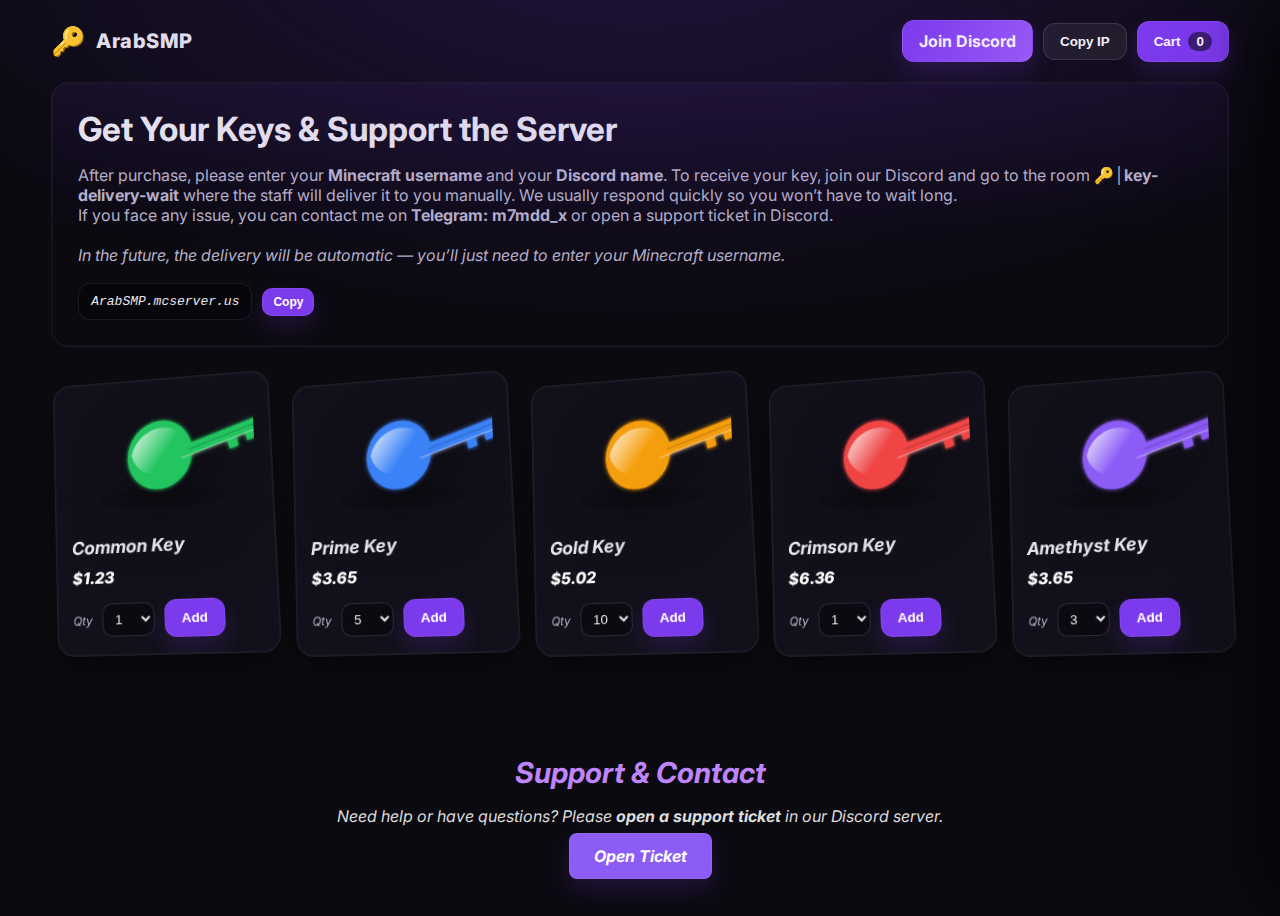
<file: index_patched.html>
<!doctype html>
<html lang="en">
<head>
  <meta charset="utf-8" />
  <meta name="viewport" content="width=device-width, initial-scale=1" />
  <title>Blucifer Keys Shop</title>
  <link rel="preconnect" href="https://fonts.googleapis.com">
  <link rel="preconnect" href="https://fonts.gstatic.com" crossorigin>
  <link href="https://fonts.googleapis.com/css2?family=Cairo:wght@400;600;800&family=Inter:wght@400;600;800&display=swap" rel="stylesheet">
  <link rel="stylesheet" href="styles.css" />
  <link rel="stylesheet" href="assets/panel.css" />
</head>
<body>
  <!-- Page entrance overlay (1s) -->
  <div id="intro-overlay">
    <div class="logo-pop">ArabSMP</div>
  </div>

  <header class="container header animate-fade-down">
    <div class="brand">
      <span class="logo">🔑</span>
      <h1>ArabSMP</h1>
    </div>
    <nav class="nav">
      <a class="btn btn-discord" href="https://discord.gg/nQRNkPc8y" target="_blank" rel="noopener">Join Discord</a>
      <button id="copy-ip" class="btn btn-ghost" aria-label="Copy server IP">Copy IP</button>
      <button id="open-cart" class="btn btn-cart" aria-label="Open cart">Cart <span id="cart-count">0</span></button>
    </nav>
  </header>

  <main class="container">
    <section class="hero animate-zoom">
      <h2>Get Your Keys & Support the Server</h2>
      <p>After purchase, please enter your <strong>Minecraft username</strong> 
  and your <strong>Discord name</strong>. To receive your key, join our 
  Discord and go to the room <strong>🔑│key-delivery-wait</strong> where 
  the staff will deliver it to you manually. We usually respond quickly 
  so you won’t have to wait long.<br>
  If you face any issue, you can contact me on 
  <strong>Telegram: m7mdd_x</strong> or open a support ticket in Discord.<br><br>
  <em>In the future, the delivery will be automatic — you’ll just need to enter your Minecraft username.</p>
      <div class="ip-box">
        <code id="server-ip">ArabSMP.mcserver.us</code>
        <button class="btn small" id="copy-ip-hero">Copy</button>
      </div>
    </section>

    <section class="grid animate-rise">
      <!-- Product Cards -->
      <div class="card tilt" data-id="key-green" data-name="Common Key" data-price="1.23" 
  data-img="assets/keys/key-green.svg" data-kp-img="assets/previews/common.png" 
  data-kp-title="Common" 
  data-kp-desc="Choose 1 of the following enchanted diamond gear:\n
  - Diamond Helmet (Protection I, Respiration II, Aqua Affinity, +400% Submerged Mining Speed, +2 Oxygen Bonus)\n
  - Diamond Chestplate (Protection I, +8 Armor, +2 Armor Toughness)\n
  - Diamond Leggings (Protection I, Swift Sneak II, +0.3 Sneaking Speed)\n
  - Diamond Boots (Protection I, Feather Falling II, Depth Strider II, +0.67 Water Movement Efficiency)\n
  - Diamond Sword (Sharpness I, Looting II, 7 Attack Damage, 1.6 Attack Speed)\n
  - Diamond Pickaxe (Fortune I, Efficiency II, +5 Mining Efficiency)\n
  - Diamond Shovel (Efficiency III, 5.5 Attack Damage, 1 Attack Speed, +10 Mining Efficiency)">

        <img src="assets/keys/key-green.svg" alt="Common Key" draggable="false"  data-kp-img="assets/previews/common.png" data-kp-title="Common"data-kp-desc="Choose 1 of the following enchanted diamond gear:\n- Diamond Helmet (Protection I, Respiration II, Aqua Affinity, +400% Submerged Mining Speed, +2 Oxygen Bonus)\n- Diamond Chestplate (Protection I, +8 Armor, +2 Armor Toughness)\n- Diamond Leggings (Protection I, Swift Sneak II, +0.3 Sneaking Speed)\n- Diamond Boots (Protection I, Feather Falling II, Depth Strider II, +0.67 Water Movement Efficiency)\n- Diamond Sword (Sharpness I, Looting II, 7 Attack Damage, 1.6 Attack Speed)\n- Diamond Pickaxe (Fortune I, Efficiency II, +5 Mining Efficiency)\n- Diamond Shovel (Efficiency III, 5.5 Attack Damage, 1 Attack Speed, +10 Mining Efficiency)">

        <h3>Common Key</h3>
        <p class="price">$1.23</p>
        <div class="actions">
          <label>Qty</label>
          <select class="qty">
            <option>1</option><option>3</option><option>5</option><option>10</option>
          </select>
          <button class="btn add">Add</button>
        </div>
      </div>

      <div class="card tilt" data-id="key-blue" data-name="Prime Key" data-price="3.65" data-img="assets/keys/key-blue.svg" data-kp-img="assets/previews/prime.png" data-kp-title="Prime" data-kp-desc="Choose one upgraded item. Better odds than Common.">
        <img src="assets/keys/key-blue.svg" alt="Prime Key" draggable="false"  data-kp-img="assets/previews/prime.png" data-kp-title="Prime" data-kp-desc="Choose one upgraded item. Better odds than Common." />
        <h3>Prime Key</h3>
        <p class="price">$3.65</p>
        <div class="actions">
          <label>Qty</label>
          <select class="qty">
            <option>1</option><option>3</option><option selected>5</option><option>10</option>
          </select>
          <button class="btn add">Add</button>
        </div>
      </div>

      <div class="card tilt" data-id="key-gold" data-name="Gold Key" data-price="5.02" data-img="assets/keys/key-gold.svg" data-kp-img="assets/previews/gold.png" data-kp-title="Gold" data-kp-desc="Choose one high-tier item.">
        <img src="assets/keys/key-gold.svg" alt="Gold Key" draggable="false"  data-kp-img="assets/previews/gold.png" data-kp-title="Gold" data-kp-desc="Choose one high-tier item." />
        <h3>Gold Key</h3>
        <p class="price">$5.02</p>
        <div class="actions">
          <label>Qty</label>
          <select class="qty">
            <option>1</option><option>3</option><option>5</option><option selected>10</option>
          </select>
          <button class="btn add">Add</button>
        </div>
      </div>

      <div class="card tilt" data-id="key-red" data-name="Crimson Key" data-price="6.36" data-img="assets/keys/key-red.svg" data-kp-img="assets/previews/crimson.png" data-kp-title="Crimson" data-kp-desc="End-game items/blocks.">
        <img src="assets/keys/key-red.svg" alt="Crimson Key" draggable="false"  data-kp-img="assets/previews/crimson.png" data-kp-title="Crimson" data-kp-desc="End‑game items/blocks." />
        <h3>Crimson Key</h3>
        <p class="price">$6.36</p>
        <div class="actions">
          <label>Qty</label>
          <select class="qty">
            <option selected>1</option><option>3</option><option>5</option><option>10</option>
          </select>
          <button class="btn add">Add</button>
        </div>
      </div>

      <div class="card tilt" data-id="key-purple" data-name="Amethyst Key" data-price="3.65" data-img="assets/keys/key-purple.svg" data-kp-img="assets/previews/amethyst.png" data-kp-title="Amethyst" data-kp-desc="Special gear & utilities.">
        <img src="assets/keys/key-purple.svg" alt="Amethyst Key" draggable="false"  data-kp-img="assets/previews/amethyst.png" data-kp-title="Amethyst" data-kp-desc="Special gear & utilities." />
        <h3>Amethyst Key</h3>
        <p class="price">$3.65</p>
        <div class="actions">
          <label>Qty</label>
          <select class="qty">
            <option>1</option><option selected>3</option><option>5</option><option>10</option>
          </select>
          <button class="btn add">Add</button>
        </div>
      </div>
    </section>
  </main>

  <!-- Cart Drawer -->
  <aside id="cart" class="cart">
    <div class="cart-head">
      <h3>Your Cart</h3>
      <button id="close-cart" class="icon-btn" aria-label="Close">✕</button>
    </div>
    <ul id="cart-items" class="cart-items"></ul>
    <div class="cart-foot">
      <div class="total">Total: <span id="cart-total">$0.00</span></div>
      <div class="cart-buttons">
        <button id="clear-cart" class="btn btn-ghost">Clear</button>
        <button id="checkout" class="btn">Checkout</button>
      </div>
      <small class="hint">Enter your <b>Minecraft username</b> during checkout. Delivery is automatic in-game.</small>
    </div>
  </aside>

  

  <script src="assets/panel.js"></script>
  <script src="script.js"></script>
  

<section class="support container animate-fade-up" style="text-align:center; padding:50px 0;">
  <h2 style="color:#c084fc; font-size:1.8rem; margin-bottom:15px;">Support & Contact</h2>
  <p style="color:#ddd; margin-bottom:20px;">Need help or have questions? Please <strong>open a support ticket</strong> in our Discord server.</p>
  <a href="https://discord.gg/nQRNkPc8y" target="_blank" class="btn" 
     style="background:#8b5cf6; color:white; padding:12px 24px; border-radius:8px; text-decoration:none; font-weight:bold;">
     Open Ticket
  </a>
</section>

</body>
</html>
</file>
<file: styles.css>
/* Fonts & Base */
:root{
  --violet:#7c3aed; /* purple theme */
  --violet-700:#6d28d9;
  --violet-900:#4c1d95;
  --bg:#0b0a10;
  --card:#12101a;
  --text:#e9e8ee;
  --muted:#b7b2c8;
  --accent:#a78bfa;
}
*{box-sizing:border-box}
html,body{margin:0;padding:0;background:var(--bg);color:var(--text);font-family:Inter,system-ui,-apple-system,Segoe UI,Roboto,Arial,sans-serif}
img{max-width:100%;height:auto;user-select:none;pointer-events:none}

.container{width:min(1200px,92%);margin-inline:auto}

/* Intro overlay (1s) */
#intro-overlay{
  position:fixed;inset:0;background:radial-gradient(1200px 600px at 50% -10%, #7c3aed33, transparent 70%);
  display:grid;place-items:center;z-index:50;animation:overlayOut 1s ease forwards;
}
#intro-overlay .logo-pop{
  font-family:Inter, sans-serif;font-weight:800;letter-spacing:2px;
  font-size:clamp(28px,6vw,56px);
  color:var(--text);
  text-shadow:0 10px 30px #0008, 0 0 40px #7c3aed66;
  transform:scale(0.9);opacity:0;animation:logoIn 0.9s cubic-bezier(.2,.8,.2,1) forwards;
}
@keyframes overlayOut{to{opacity:0;visibility:hidden}}
@keyframes logoIn{to{transform:scale(1);opacity:1}}

/* Header */
.header{display:flex;justify-content:space-between;align-items:center;padding:20px 0;gap:14px}
.brand{display:flex;align-items:center;gap:10px}
.logo{font-size:28px}
.header h1{font-size:20px;margin:0;font-weight:800;letter-spacing:.5px}

.nav{display:flex;gap:10px;align-items:center}

.btn{background:var(--violet);border:1px solid #ffffff12;color:white;padding:10px 16px;border-radius:12px;font-weight:700;
  cursor:pointer;transition:transform .15s ease, box-shadow .15s ease;box-shadow:0 10px 24px #7c3aed33}
.btn:hover{transform:translateY(-1px)}
.btn.small{padding:6px 10px;font-size:12px;border-radius:10px}
.btn-ghost{background:#ffffff12;border:1px solid #ffffff1f;box-shadow:none}
.btn-discord{background:linear-gradient(120deg, var(--violet), #9b5cf8)}
.btn-cart{display:flex;gap:8px;align-items:center}
#cart-count{background:#0008;padding:2px 8px;border-radius:999px}

/* Hero */
.hero{
  background:linear-gradient(180deg,#7c3aed14,transparent 60%);
  border:1px solid #ffffff0f;border-radius:18px;padding:26px;display:grid;gap:12px;
  box-shadow:inset 0 0 0 1px #ffffff06;
}
.hero h2{margin:0 0 4px 0;font-size:clamp(22px,2.6vw,34px)}
.hero p{margin:0;color:var(--muted)}
.ip-box{display:flex;align-items:center;gap:10px;margin-top:6px}
.ip-box code{background:#00000055;padding:10px 12px;border-radius:12px;border:1px solid #ffffff14}

/* Grid */
.grid{display:grid;grid-template-columns:repeat(5,1fr);gap:16px;margin:28px 0}
@media (max-width:1100px){.grid{grid-template-columns:repeat(3,1fr)}}
@media (max-width:720px){.grid{grid-template-columns:repeat(2,1fr)}}
@media (max-width:470px){.grid{grid-template-columns:1fr}}

/* Cards */
.card{
  background:var(--card);border:1px solid #ffffff10;border-radius:18px;padding:16px;
  display:grid;gap:10px;position:relative;overflow:hidden;
  box-shadow:0 12px 30px #0008, inset 0 0 0 1px #ffffff08;
  animation:pop .8s cubic-bezier(.2,.8,.2,1);
}
@keyframes pop{from{opacity:0;transform:translateY(10px) scale(.98)}to{opacity:1;transform:none}}

.card img{aspect-ratio: 10/7; object-fit:contain; filter: drop-shadow(0 16px 28px #0008)}
.tilt{transform:perspective(800px) rotateX(6deg) rotateY(-10deg) rotateZ(-2deg);}
.tilt:hover{transform:perspective(800px) rotateX(6deg) rotateY(-6deg) rotateZ(-1deg) translateY(-2px)}

.card h3{margin:0;font-size:18px}
.price{margin:0;color:#fff;font-weight:800}
.actions{display:flex;align-items:center;gap:10px;margin-top:4px}
.actions label{font-size:12px;color:var(--muted)}
.qty{background:#00000055;color:var(--text);border:1px solid #ffffff22;border-radius:10px;padding:7px 8px}

/* Animations for sections */
.animate-fade-down{animation:fadeDown 1s ease both}
.animate-zoom{animation:zoomIn 1s ease both .05s}
.animate-rise{animation:riseUp 1s ease both .1s}
@keyframes fadeDown{from{opacity:0;transform:translateY(-10px)}to{opacity:1;transform:none}}
@keyframes zoomIn{from{opacity:0;transform:scale(.96)}to{opacity:1;transform:scale(1)}}
@keyframes riseUp{from{opacity:0;transform:translateY(12px)}to{opacity:1;transform:none}}

/* Cart drawer */
.cart{
  position:fixed;top:0;right:-420px;width:min(420px,90%);height:100dvh;background:#0f0d16;
  border-left:1px solid #ffffff12;box-shadow:-20px 0 60px #000a;transition:right .25s ease;z-index:60;
  display:flex;flex-direction:column;
}
.cart.open{right:0}
.cart-head{display:flex;justify-content:space-between;align-items:center;padding:16px;border-bottom:1px solid #ffffff12}
.icon-btn{background:#ffffff12;color:#fff;border:1px solid #ffffff20;border-radius:10px;padding:8px 10px;cursor:pointer}
.cart-items{list-style:none;margin:0;padding:10px 14px;display:grid;gap:10px;overflow:auto;flex:1}
.cart-item{display:grid;grid-template-columns:auto 1fr auto;gap:10px;align-items:center;background:#100e19;border:1px solid #ffffff10;border-radius:12px;padding:10px}
.cart-item img{width:62px;height:44px;object-fit:contain}
.cart-item .name{font-weight:700}
.cart-item .meta{font-size:12px;color:var(--muted)}
.cart-item .remove{background:#2b2638;color:#fff;border:1px solid #ffffff20;border-radius:10px;padding:6px 10px;cursor:pointer}
.cart-foot{padding:14px;border-top:1px solid #ffffff12;display:grid;gap:10px}
.cart-buttons{display:flex;gap:10px}
.total{font-weight:800;font-size:18px}

/* Modal */
.modal{
  position:fixed;inset:0;display:flex;align-items:center;justify-content:center;
  padding:24px;background:rgba(8,6,15,0.84);backdrop-filter:blur(8px);
  opacity:0;pointer-events:none;visibility:hidden;transition:opacity .25s ease;
  z-index:80;
}
.modal.open{opacity:1;pointer-events:auto;visibility:visible;}
.modal-panel{
  width:min(480px,92%);background:#120f1c;border:1px solid #ffffff18;border-radius:20px;
  box-shadow:0 30px 60px #000c;padding:26px;display:grid;gap:18px;position:relative;
}
.modal-close{
  position:absolute;top:14px;right:14px;background:#1f1a2b;color:#fff;border:1px solid #ffffff22;
  border-radius:10px;padding:6px 10px;cursor:pointer;font-size:16px;
}
.modal-lead{margin:0;color:var(--muted);line-height:1.5}
.modal-form{display:grid;gap:14px}
.field{display:grid;gap:6px;font-size:14px;color:var(--muted)}
.field input,.field select{
  background:#00000055;color:var(--text);border:1px solid #ffffff22;border-radius:10px;
  padding:10px 12px;font-size:15px;
}
.btn-wide{width:100%;justify-content:center;display:inline-flex}
.modal-message{min-height:18px;font-size:13px;color:#fca5a5;margin:0}
.modal-summary{display:grid;gap:12px;border-top:1px solid #ffffff12;padding-top:12px}
.modal-summary[hidden]{display:none}
.modal-summary h4{margin:0;font-size:18px}
#summary-items{list-style:none;margin:0;padding:0;display:grid;gap:8px;font-size:14px;color:var(--muted)}
.summary-total{margin:0;font-weight:700}
.summary-note{margin:0;color:var(--muted);font-size:13px;line-height:1.5}
.summary-actions{display:flex;gap:12px;flex-wrap:wrap}
.summary-actions .btn{flex:1;min-width:150px;text-align:center}

/* Footer */
.footer{display:flex;justify-content:space-between;align-items:center;margin:28px 0 40px 0;padding-top:14px;border-top:1px solid #ffffff12}
a{text-decoration:none;color:inherit}
</file>
<file: assets/panel.css>
.kp-root{position:fixed;left:0;right:0;top:-120vh;z-index:9999;pointer-events:none}
.kp-wrap{margin:0 auto;max-width:980px;padding:12px}
.kp-card{pointer-events:auto;background:#0e1424;border:1px solid #223156;border-radius:16px;box-shadow:0 18px 60px rgba(0,0,0,.55);overflow:hidden}
.kp-head{display:flex;align-items:center;gap:10px;padding:12px 14px;border-bottom:1px solid #1c294a;color:#eaf0ff;font-family:Inter,system-ui,-apple-system,Segoe UI,Roboto,Arial,sans-serif}
.kp-badge{font-size:12px;padding:4px 8px;border-radius:999px;background:#132041;border:1px solid #2a3b68;color:#cfe0ff}
.kp-title{font-weight:800;letter-spacing:.2px}
.kp-flex{display:block;padding:12px}
.kp-flex img{display:block;width:100%;height:auto;border-radius:12px}
.kp-desc{color:#b7c6e5;font-size:13px;line-height:1.45;padding:8px 2px 12px;font-family:Inter,system-ui,-apple-system,Segoe UI,Roboto,Arial,sans-serif}
.kp-close{margin-left:auto;background:transparent;border:0;color:#a9b8d4;font-size:22px;cursor:pointer}
.kp-dim{position:fixed;inset:0;background:rgba(0,0,0,.6);opacity:0;transition:opacity .28s ease}
.kp-root.kp-open .kp-dim{opacity:1}
.kp-panel{transform:translateY(-24px);transition:transform .32s ease}
.kp-root.kp-open{top:0}
.kp-root.kp-open .kp-panel{transform:translateY(0)}
.card[data-kp-img], img[data-kp-img]{cursor:pointer;}
</file>
<file: blucifer-site-v2-support_prices_fixed/blucifer-site-v2/styles.css>
/* Fonts & Base */
:root{
  --violet:#7c3aed; /* purple theme */
  --violet-700:#6d28d9;
  --violet-900:#4c1d95;
  --bg:#0b0a10;
  --card:#12101a;
  --text:#e9e8ee;
  --muted:#b7b2c8;
  --accent:#a78bfa;
}
*{box-sizing:border-box}
html,body{margin:0;padding:0;background:var(--bg);color:var(--text);font-family:Inter,system-ui,-apple-system,Segoe UI,Roboto,Arial,sans-serif}
img{max-width:100%;height:auto;user-select:none;pointer-events:none}

.container{width:min(1200px,92%);margin-inline:auto}

/* Intro overlay (1s) */
#intro-overlay{
  position:fixed;inset:0;background:radial-gradient(1200px 600px at 50% -10%, #7c3aed33, transparent 70%);
  display:grid;place-items:center;z-index:50;animation:overlayOut 1s ease forwards;
}
#intro-overlay .logo-pop{
  font-family:Inter, sans-serif;font-weight:800;letter-spacing:2px;
  font-size:clamp(28px,6vw,56px);
  color:var(--text);
  text-shadow:0 10px 30px #0008, 0 0 40px #7c3aed66;
  transform:scale(0.9);opacity:0;animation:logoIn 0.9s cubic-bezier(.2,.8,.2,1) forwards;
}
@keyframes overlayOut{to{opacity:0;visibility:hidden}}
@keyframes logoIn{to{transform:scale(1);opacity:1}}

/* Header */
.header{display:flex;justify-content:space-between;align-items:center;padding:20px 0;gap:14px}
.brand{display:flex;align-items:center;gap:10px}
.logo{font-size:28px}
.header h1{font-size:20px;margin:0;font-weight:800;letter-spacing:.5px}

.nav{display:flex;gap:10px;align-items:center}

.btn{background:var(--violet);border:1px solid #ffffff12;color:white;padding:10px 16px;border-radius:12px;font-weight:700;
  cursor:pointer;transition:transform .15s ease, box-shadow .15s ease;box-shadow:0 10px 24px #7c3aed33}
.btn:hover{transform:translateY(-1px)}
.btn.small{padding:6px 10px;font-size:12px;border-radius:10px}
.btn-ghost{background:#ffffff12;border:1px solid #ffffff1f;box-shadow:none}
.btn-discord{background:linear-gradient(120deg, var(--violet), #9b5cf8)}
.btn-cart{display:flex;gap:8px;align-items:center}
#cart-count{background:#0008;padding:2px 8px;border-radius:999px}

/* Hero */
.hero{
  background:linear-gradient(180deg,#7c3aed14,transparent 60%);
  border:1px solid #ffffff0f;border-radius:18px;padding:26px;display:grid;gap:12px;
  box-shadow:inset 0 0 0 1px #ffffff06;
}
.hero h2{margin:0 0 4px 0;font-size:clamp(22px,2.6vw,34px)}
.hero p{margin:0;color:var(--muted)}
.ip-box{display:flex;align-items:center;gap:10px;margin-top:6px}
.ip-box code{background:#00000055;padding:10px 12px;border-radius:12px;border:1px solid #ffffff14}

/* Grid */
.grid{display:grid;grid-template-columns:repeat(5,1fr);gap:16px;margin:28px 0}
@media (max-width:1100px){.grid{grid-template-columns:repeat(3,1fr)}}
@media (max-width:720px){.grid{grid-template-columns:repeat(2,1fr)}}
@media (max-width:470px){.grid{grid-template-columns:1fr}}

/* Cards */
.card{
  background:var(--card);border:1px solid #ffffff10;border-radius:18px;padding:16px;
  display:grid;gap:10px;position:relative;overflow:hidden;
  box-shadow:0 12px 30px #0008, inset 0 0 0 1px #ffffff08;
  animation:pop .8s cubic-bezier(.2,.8,.2,1);
}
@keyframes pop{from{opacity:0;transform:translateY(10px) scale(.98)}to{opacity:1;transform:none}}

.card img{aspect-ratio: 10/7; object-fit:contain; filter: drop-shadow(0 16px 28px #0008)}
.tilt{transform:perspective(800px) rotateX(6deg) rotateY(-10deg) rotateZ(-2deg);}
.tilt:hover{transform:perspective(800px) rotateX(6deg) rotateY(-6deg) rotateZ(-1deg) translateY(-2px)}

.card h3{margin:0;font-size:18px}
.price{margin:0;color:#fff;font-weight:800}
.actions{display:flex;align-items:center;gap:10px;margin-top:4px}
.actions label{font-size:12px;color:var(--muted)}
.qty{background:#00000055;color:var(--text);border:1px solid #ffffff22;border-radius:10px;padding:7px 8px}

/* Animations for sections */
.animate-fade-down{animation:fadeDown 1s ease both}
.animate-zoom{animation:zoomIn 1s ease both .05s}
.animate-rise{animation:riseUp 1s ease both .1s}
@keyframes fadeDown{from{opacity:0;transform:translateY(-10px)}to{opacity:1;transform:none}}
@keyframes zoomIn{from{opacity:0;transform:scale(.96)}to{opacity:1;transform:scale(1)}}
@keyframes riseUp{from{opacity:0;transform:translateY(12px)}to{opacity:1;transform:none}}

/* Cart drawer */
.cart{
  position:fixed;top:0;right:-420px;width:min(420px,90%);height:100dvh;background:#0f0d16;
  border-left:1px solid #ffffff12;box-shadow:-20px 0 60px #000a;transition:right .25s ease;z-index:60;
  display:flex;flex-direction:column;
}
.cart.open{right:0}
.cart-head{display:flex;justify-content:space-between;align-items:center;padding:16px;border-bottom:1px solid #ffffff12}
.icon-btn{background:#ffffff12;color:#fff;border:1px solid #ffffff20;border-radius:10px;padding:8px 10px;cursor:pointer}
.cart-items{list-style:none;margin:0;padding:10px 14px;display:grid;gap:10px;overflow:auto;flex:1}
.cart-item{display:grid;grid-template-columns:auto 1fr auto;gap:10px;align-items:center;background:#100e19;border:1px solid #ffffff10;border-radius:12px;padding:10px}
.cart-item img{width:62px;height:44px;object-fit:contain}
.cart-item .name{font-weight:700}
.cart-item .meta{font-size:12px;color:var(--muted)}
.cart-item .remove{background:#2b2638;color:#fff;border:1px solid #ffffff20;border-radius:10px;padding:6px 10px;cursor:pointer}
.cart-foot{padding:14px;border-top:1px solid #ffffff12;display:grid;gap:10px}
.cart-buttons{display:flex;gap:10px}
.total{font-weight:800;font-size:18px}

/* Footer */
.footer{display:flex;justify-content:space-between;align-items:center;margin:28px 0 40px 0;padding-top:14px;border-top:1px solid #ffffff12}
a{text-decoration:none;color:inherit}
</file>
